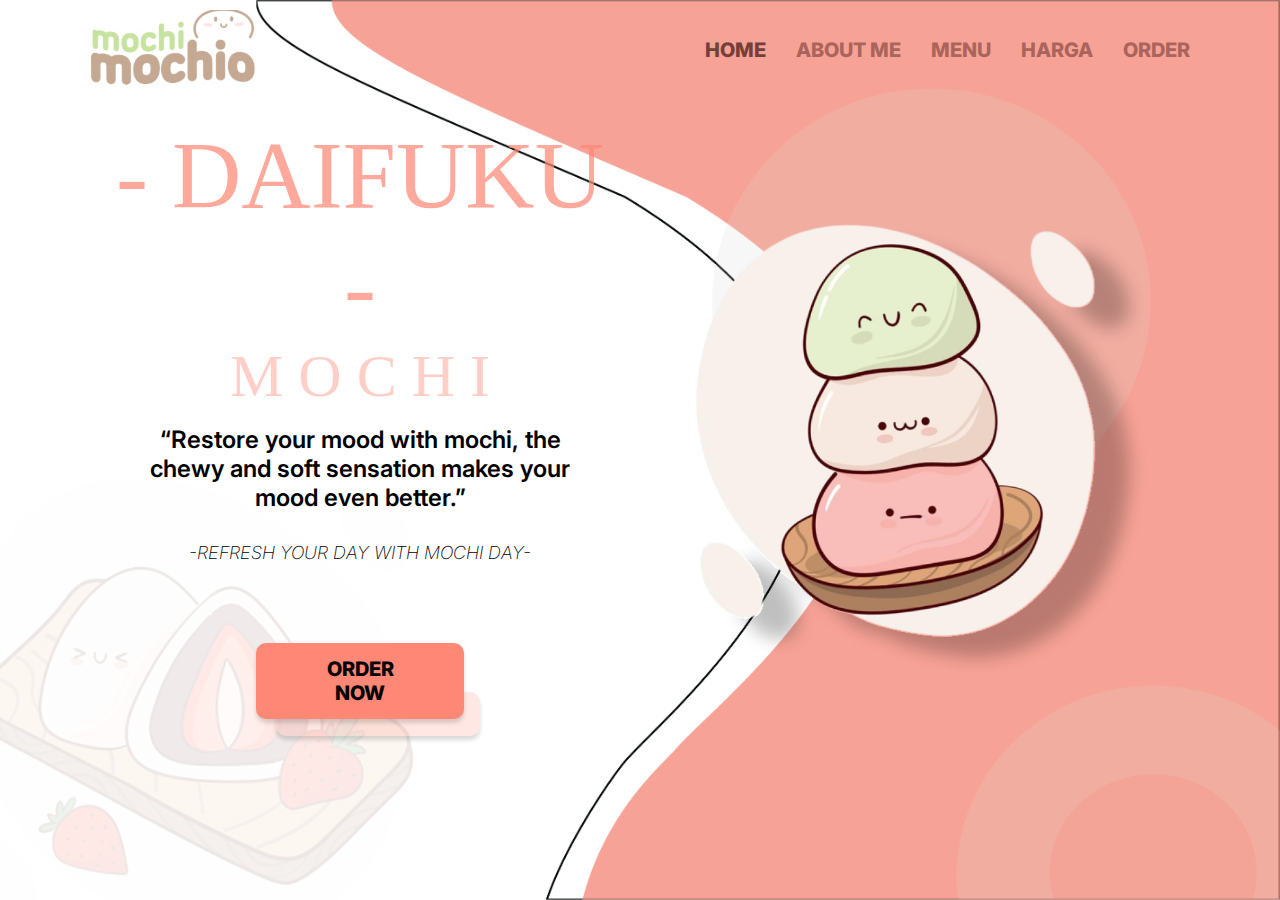
<file: index.html>
<!DOCTYPE html>
<html lang="en">

<head>
    <meta charset="UTF-8">
    <meta name="viewport" content="width=device-width, initial-scale=1.0">
    <link rel="stylesheet" href="./aseets/style.css">
    <link rel="icon" href="./aseets/img/hero.png" type="image/x-icon">
    <title>mochi</title>
</head>

<body>
    <nav>
        <div class="navbar">
            <div class="left">
                <img src="./aseets/img/logo.svg" alt="">
            </div>
            <div class="right">
                <label for="hamburger" id="ham">&#9776;</label>
                <input type="checkbox" id="hamburger" />
                <ul>
                    <li><a href="/miniproject_dndarhma/index.html"  class="active">HOME</a></li>
                    <li><a href="/miniproject_dndarhma/about.html">ABOUT ME</a></li>
                    <li><a href="/miniproject_dndarhma/menu.html">MENU</a></li>
                    <li><a href="/miniproject_dndarhma/harga.html">HARGA</a></li>
                    <li><a href="/miniproject_dndarhma/order.html">ORDER</a></li>
                </ul>
            </div>
        </div>
    </nav>

    <div class="container">
        <section class="hero">
            <div class="android-top ">
                <img src="./aseets/img/hero.png" alt="">
            </div>
            <div class="float-left">
                <h1>- DAIFUKU -</h1>
                <h2>M O C H I</h2>
                <h3>“Restore your mood with mochi, the chewy and soft sensation makes your mood even better.”</h3>
                <h4>-REFRESH YOUR DAY WITH MOCHI DAY-</h4>
                <div class="button">
                    <button class="btn-1"><a href="./thnks.html">ORDER NOW</a></button>
                    <button class="btn-2"></button>
                </div>
                <img class="img-ikon" src="./aseets/img/ikon-2.svg" alt="">
            </div>
            <div class="float-right animation">
                <img src="./aseets/img/hero.png" alt="">
            </div>
        </section>
    </div>

    <script src="./aseets/script.js"></script>
</body>

</html>
</file>
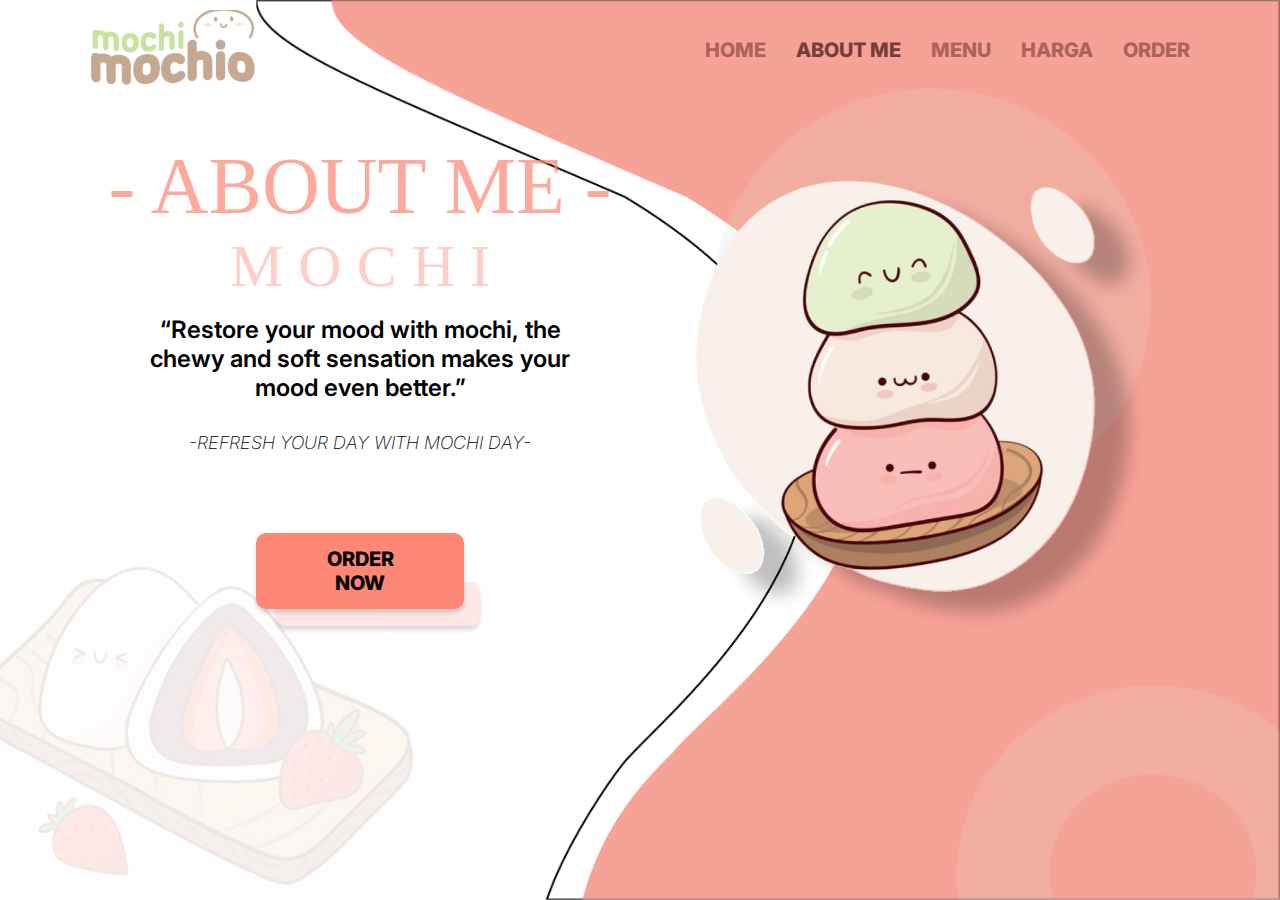
<file: about.html>
<!DOCTYPE html>
<html lang="en">

<head>
    <meta charset="UTF-8">
    <meta name="viewport" content="width=device-width, initial-scale=1.0">
    <link rel="stylesheet" href="./aseets/style.css">
    <link rel="icon" href="./aseets/img/hero.png" type="image/x-icon">
    <title>mochi</title>
</head>

<body>
    <nav>
        <div class="navbar">
            <div class="left">
                <img src="./aseets/img/logo.svg" alt="">
            </div>
            <div class="right">
                <label for="hamburger" id="ham">&#9776;</label>
                <input type="checkbox" id="hamburger" />
                <ul>
                    <li><a href="/miniproject_dndarhma/index.html">HOME</a></li>
                    <li><a href="/miniproject_dndarhma/about.html" class="active">ABOUT ME</a></li>
                    <li><a href="/miniproject_dndarhma/menu.html">MENU</a></li>
                    <li><a href="/miniproject_dndarhma/harga.html">HARGA</a></li>
                    <li><a href="/miniproject_dndarhma/order.html">ORDER</a></li>
                </ul>
            </div>
        </div>
    </nav>

    <div class="container">
        <section class="hero">
            <div class="android-top ">
                <img src="./aseets/img/hero.png" alt="">
            </div>
            <div class="float-left">
                <h1 class="about">- ABOUT ME -</h1>
                <h2>M O C H I</h2>
                <h3>“Restore your mood with mochi, the chewy and soft sensation makes your mood even better.”</h3>
                <h4>-REFRESH YOUR DAY WITH MOCHI DAY-</h4>
                <div class="button">
                    <button class="btn-1"><a href="./thnks.html">ORDER NOW</a></button>
                    <button class="btn-2"></button>
                </div>
                <img class="img-ikon" src="./aseets/img/ikon-2.svg" alt="">
            </div>
            <div class="float-right animation">
                <img src="./aseets/img/hero.png" alt="">
            </div>
        </section>
    </div>

    <script src="./aseets/script.js"></script>
</body>

</html>
</file>
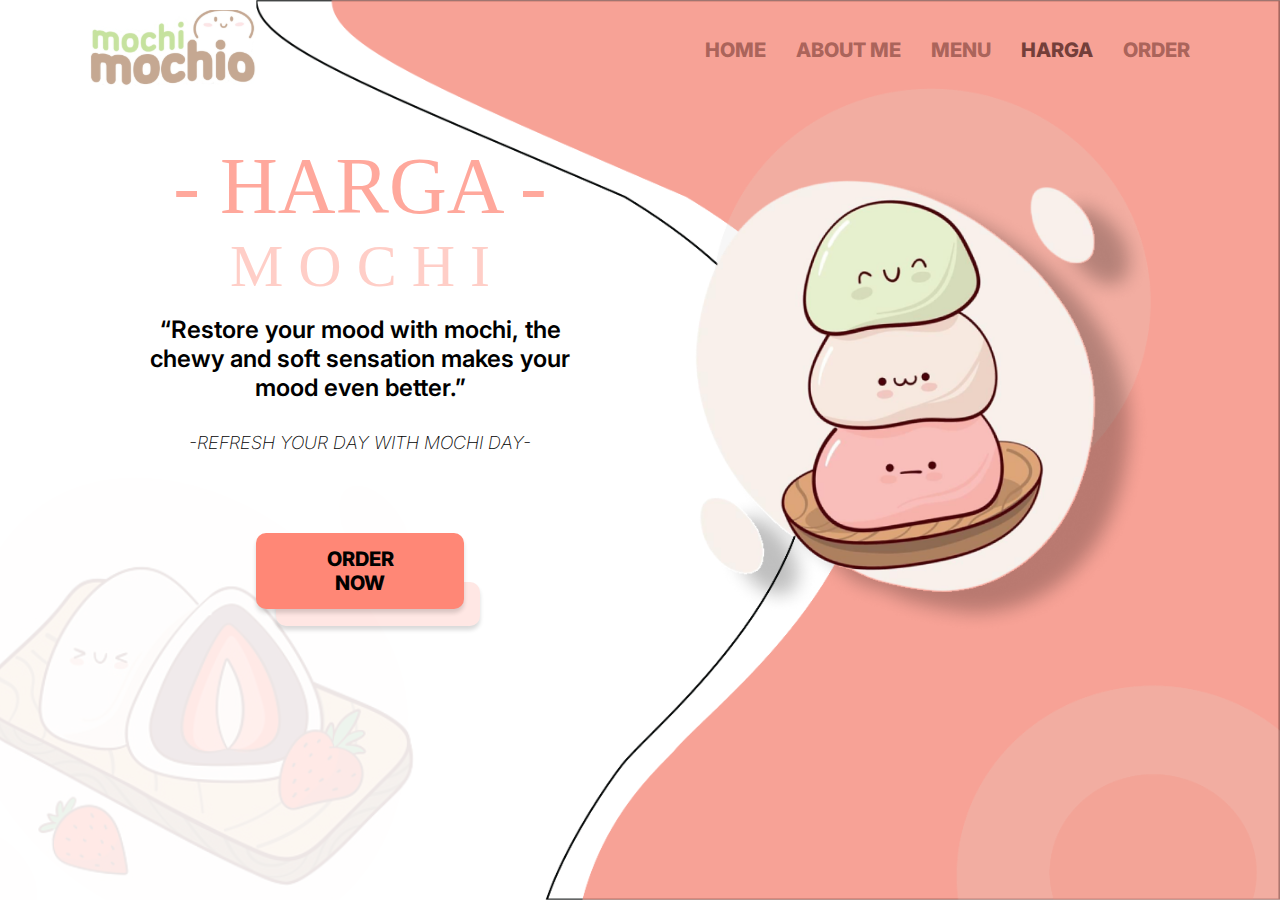
<file: harga.html>
<!DOCTYPE html>
<html lang="en">

<head>
    <meta charset="UTF-8">
    <meta name="viewport" content="width=device-width, initial-scale=1.0">
    <link rel="stylesheet" href="./aseets/style.css">
    <link rel="icon" href="./aseets/img/hero.png" type="image/x-icon">
    <title>mochi</title>
</head>

<body>
    <nav>
        <div class="navbar">
            <div class="left">
                <img src="./aseets/img/logo.svg" alt="">
            </div>
            <div class="right">
                <label for="hamburger" id="ham">&#9776;</label>
                <input type="checkbox" id="hamburger" />
                <ul>
                    <li><a href="/miniproject_dndarhma/index.html">HOME</a></li>
                    <li><a href="/miniproject_dndarhma/about.html">ABOUT ME</a></li>
                    <li><a href="/miniproject_dndarhma/menu.html">MENU</a></li>
                    <li><a href="/miniproject_dndarhma/harga.html" class="active">HARGA</a></li>
                    <li><a href="/miniproject_dndarhma/order.html">ORDER</a></li>
                </ul>
            </div>
        </div>
    </nav>

    <div class="container">
        <section class="hero">
            <div class="android-top ">
                <img src="./aseets/img/hero.png" alt="">
            </div>
            <div class="float-left">
                <h1 class="about">- HARGA -</h1>
                <h2>M O C H I</h2>
                <h3>“Restore your mood with mochi, the chewy and soft sensation makes your mood even better.”</h3>
                <h4>-REFRESH YOUR DAY WITH MOCHI DAY-</h4>
                <div class="button">
                    <button class="btn-1"><a href="./thnks.html">ORDER NOW</a></button>
                    <button class="btn-2"></button>
                </div>
                <img class="img-ikon" src="./aseets/img/ikon-2.svg" alt="">
            </div>
            <div class="float-right animation">
                <img src="./aseets/img/hero.png" alt="">
            </div>
        </section>
    </div>

    <script src="./aseets/script.js"></script>
</body>

</html>
</file>
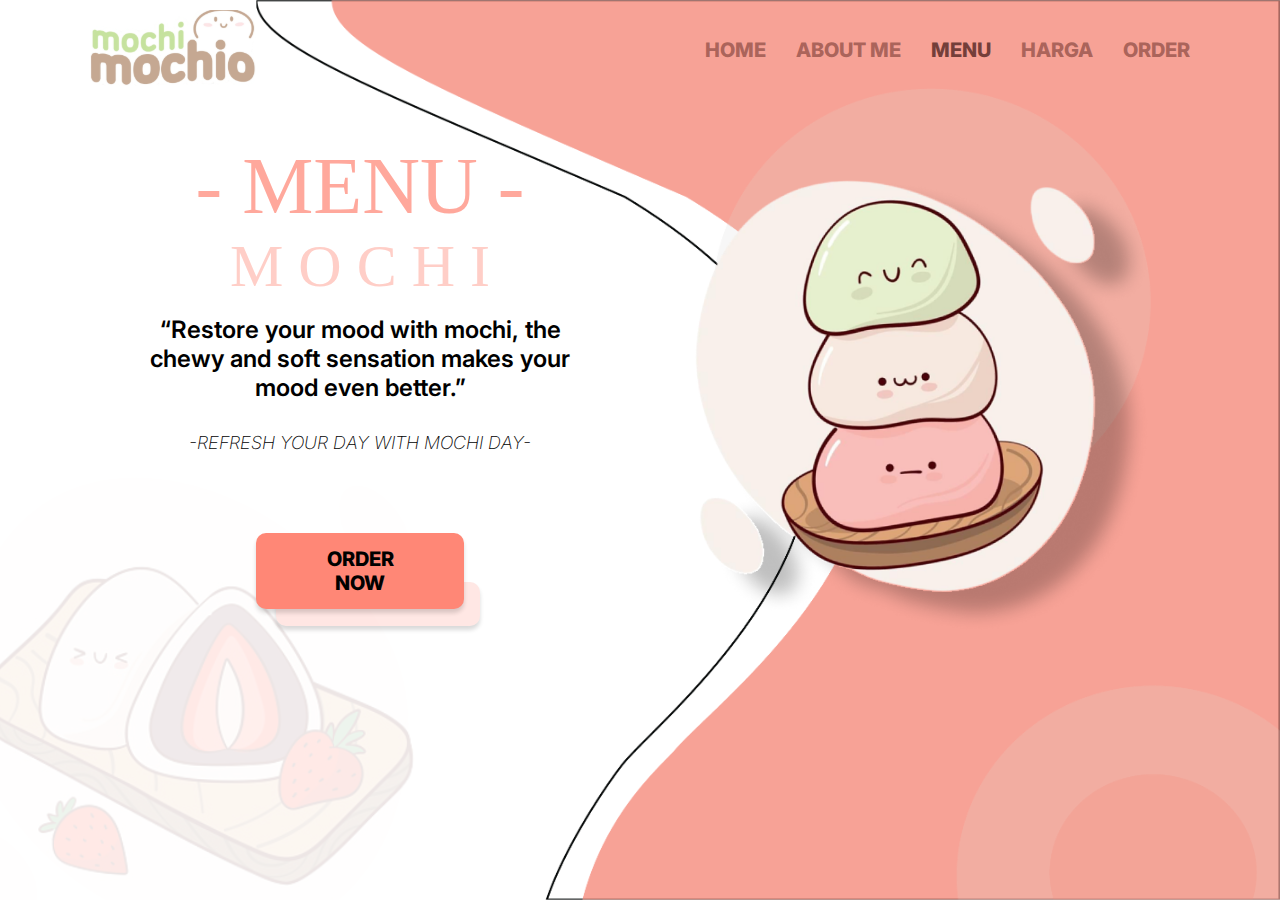
<file: menu.html>
<!DOCTYPE html>
<html lang="en">

<head>
    <meta charset="UTF-8">
    <meta name="viewport" content="width=device-width, initial-scale=1.0">
    <link rel="stylesheet" href="./aseets/style.css">
    <link rel="icon" href="./aseets/img/hero.png" type="image/x-icon">
    <title>mochi</title>
</head>

<body>
    <nav>
        <div class="navbar">
            <div class="left">
                <img src="./aseets/img/logo.svg" alt="">
            </div>
            <div class="right">
                <label for="hamburger" id="ham">&#9776;</label>
                <input type="checkbox" id="hamburger" />
                <ul>
                    <li><a href="/miniproject_dndarhma/index.html">HOME</a></li>
                    <li><a href="/miniproject_dndarhma/about.html">ABOUT ME</a></li>
                    <li><a href="/miniproject_dndarhma/menu.html"  class="active">MENU</a></li>
                    <li><a href="/miniproject_dndarhma/harga.html">HARGA</a></li>
                    <li><a href="/miniproject_dndarhma/order.html">ORDER</a></li>
                </ul>
            </div>
        </div>
    </nav>

    <div class="container">
        <section class="hero">
            <div class="android-top ">
                <img src="./aseets/img/hero.png" alt="">
            </div>
            <div class="float-left">
                <h1 class="about">- MENU -</h1>
                <h2>M O C H I</h2>
                <h3>“Restore your mood with mochi, the chewy and soft sensation makes your mood even better.”</h3>
                <h4>-REFRESH YOUR DAY WITH MOCHI DAY-</h4>
                <div class="button">
                    <button class="btn-1"><a href="./thnks.html">ORDER NOW</a></button>
                    <button class="btn-2"></button>
                </div>
                <img class="img-ikon" src="./aseets/img/ikon-2.svg" alt="">
            </div>
            <div class="float-right animation">
                <img src="./aseets/img/hero.png" alt="">
            </div>
        </section>
    </div>

    <script src="./aseets/script.js"></script>
</body>

</html>
</file>
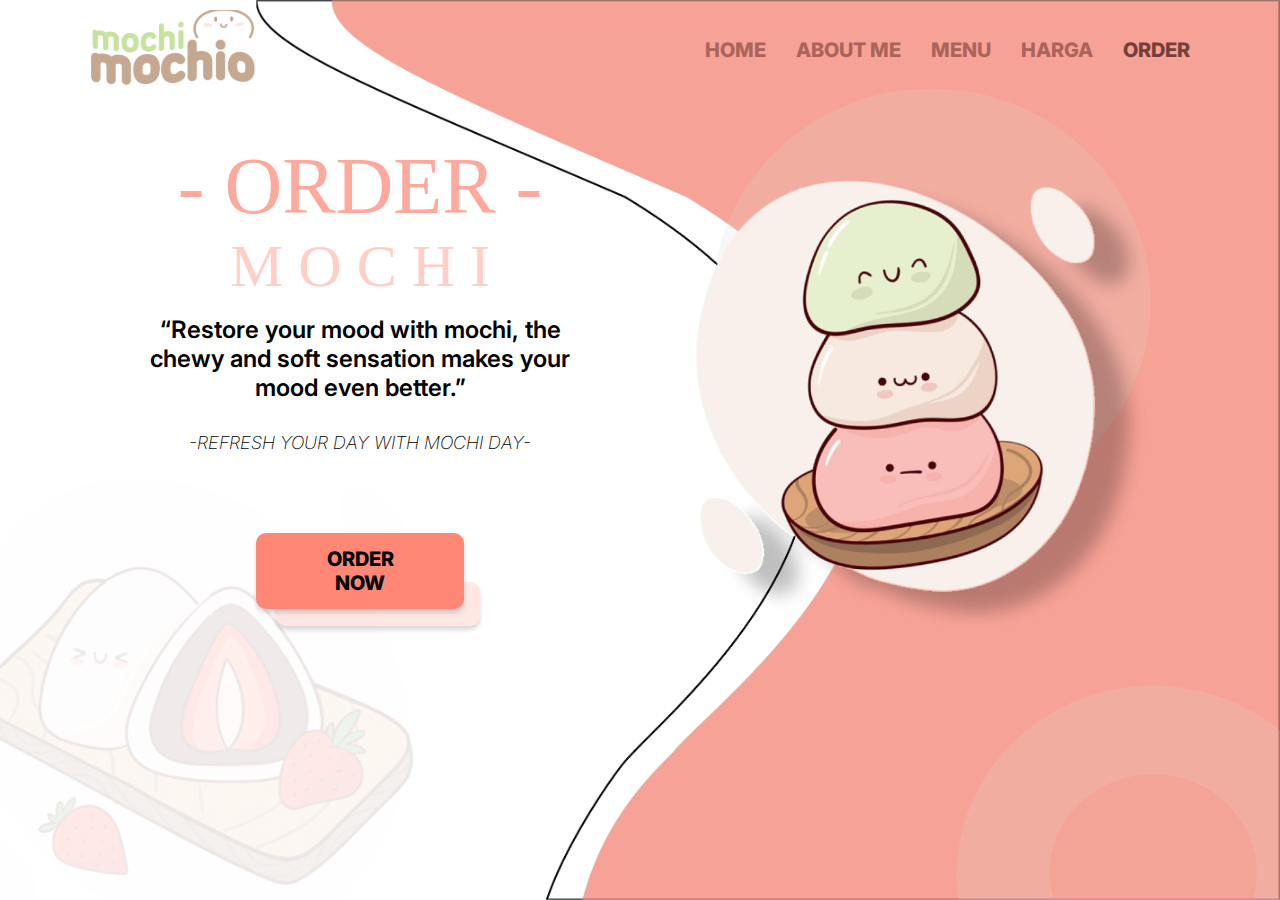
<file: order.html>
<!DOCTYPE html>
<html lang="en">

<head>
    <meta charset="UTF-8">
    <meta name="viewport" content="width=device-width, initial-scale=1.0">
    <link rel="stylesheet" href="./aseets/style.css">
    <link rel="icon" href="./aseets/img/hero.png" type="image/x-icon">
    <title>mochi</title>
</head>

<body>
    <nav>
        <div class="navbar">
            <div class="left">
                <img src="./aseets/img/logo.svg" alt="">
            </div>
            <div class="right">
                <label for="hamburger" id="ham">&#9776;</label>
                <input type="checkbox" id="hamburger" />
                <ul>
                    <li><a href="/miniproject_dndarhma/index.html">HOME</a></li>
                    <li><a href="/miniproject_dndarhma/about.html">ABOUT ME</a></li>
                    <li><a href="/miniproject_dndarhma/menu.html">MENU</a></li>
                    <li><a href="/miniproject_dndarhma/harga.html">HARGA</a></li>
                    <li><a href="/miniproject_dndarhma/order.html"  class="active">ORDER</a></li>
                </ul>
            </div>
        </div>
    </nav>

    <div class="container">
        <section class="hero">
            <div class="android-top ">
                <img src="./aseets/img/hero.png" alt="">
            </div>
            <div class="float-left">
                <h1 class="about">- ORDER -</h1>
                <h2>M O C H I</h2>
                <h3>“Restore your mood with mochi, the chewy and soft sensation makes your mood even better.”</h3>
                <h4>-REFRESH YOUR DAY WITH MOCHI DAY-</h4>
                <div class="button">
                    <button class="btn-1"><a href="./thnks.html">ORDER NOW</a></button>
                    <button class="btn-2"></button>
                </div>
                <img class="img-ikon" src="./aseets/img/ikon-2.svg" alt="">
            </div>
            <div class="float-right animation">
                <img src="./aseets/img/hero.png" alt="">
            </div>
        </section>
    </div>

    <script src="./aseets/script.js"></script>
</body>

</html>
</file>
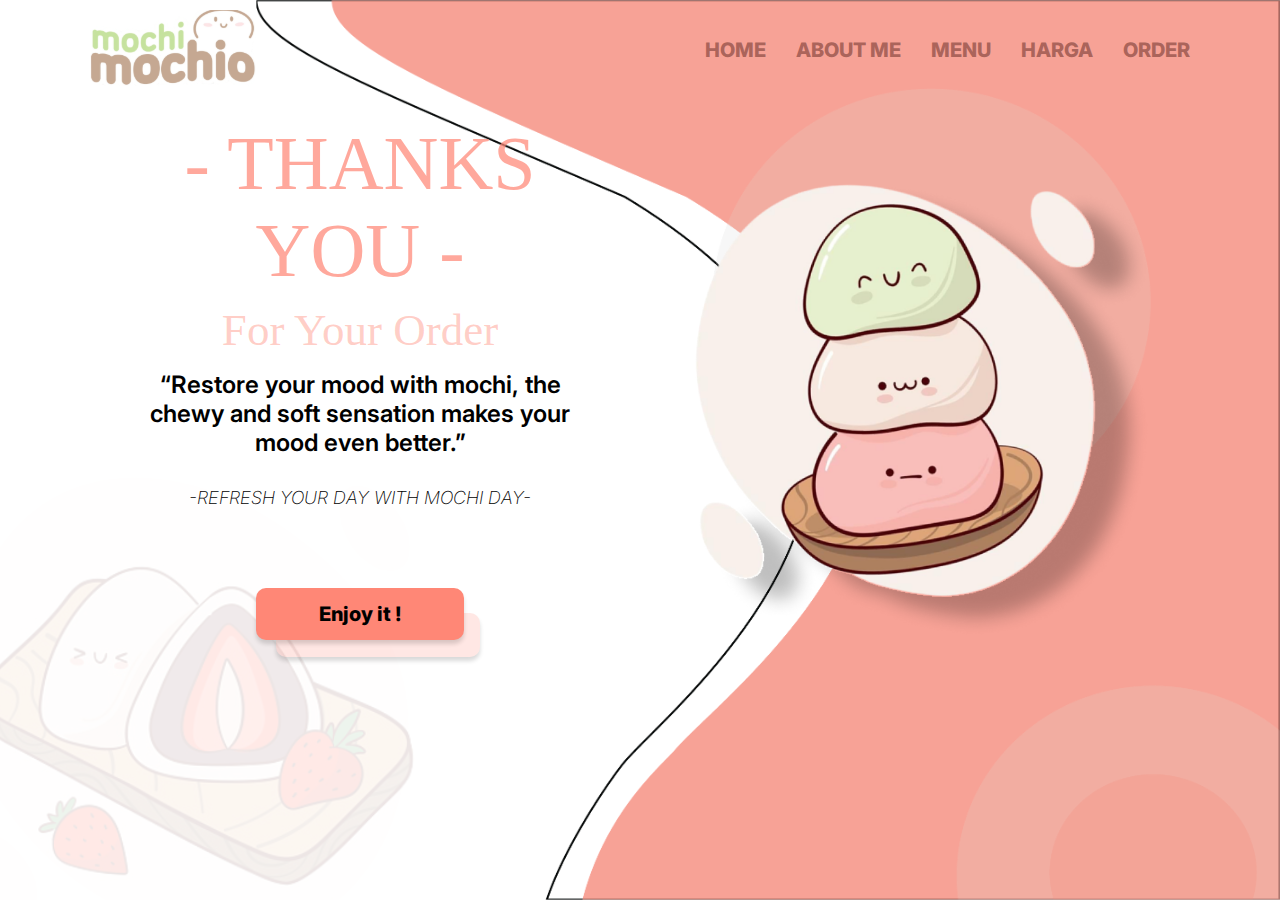
<file: thnks.html>
<!DOCTYPE html>
<html lang="en">

<head>
    <meta charset="UTF-8">
    <meta name="viewport" content="width=device-width, initial-scale=1.0">
    <link rel="stylesheet" href="./aseets/style.css">
    <link rel="icon" href="./aseets/img/hero.png" type="image/x-icon">
    <title>mochi</title>
</head>

<body>
    <nav>
        <div class="navbar">
            <div class="left">
                <img src="./aseets/img/logo.svg" alt="">
            </div>
            <div class="right">
                <label for="hamburger" id="ham">&#9776;</label>
                <input type="checkbox" id="hamburger" />
                <ul>
                    <li><a href="/miniproject_dndarhma/index.html">HOME</a></li>
                    <li><a href="/miniproject_dndarhma/about.html">ABOUT ME</a></li>
                    <li><a href="/miniproject_dndarhma/menu.html">MENU</a></li>
                    <li><a href="/miniproject_dndarhma/harga.html">HARGA</a></li>
                    <li><a href="/miniproject_dndarhma/order.html">ORDER</a></li>
                </ul>
            </div>
        </div>
    </nav>

    <div class="container">
        <section class="hero">
            <div class="android-top ">
                <img src="./aseets/img/hero.png" alt="">
            </div>
            <div class="float-left">
                <h1 class="thnks">- THANKS YOU -</h1>
                <h2 class="order-word">For Your Order</h2>
                <h3>“Restore your mood with mochi, the chewy and soft sensation makes your mood even better.”</h3>
                <h4>-REFRESH YOUR DAY WITH MOCHI DAY-</h4>
                <div class="button">
                    <button class="btn-1 btn-1-enjoy">Enjoy it !</button>
                    <button class="btn-2"></button>
                </div>
                <!-- <h3 class="enjoy">#Enjoy it :)</h3> -->
                <img class="img-ikon" src="./aseets/img/ikon-2.svg" alt="">
            </div>
            <div class="float-right animation">
                <img src="./aseets/img/hero.png" alt="">
            </div>
        </section>
    </div>

    <script src="./aseets/script.js"></script>
</body>

</html>
</file>
<file: aseets/style.css>
@import url('https://fonts.googleapis.com/css2?family=Inter:wght@100;200;300;400;500&family=Irish+Grover&family=JetBrains+Mono:wght@400;500&display=swap');

* {
    padding: 0;
    margin: 0;
}

body {
    background-image: url(./img/bg-hero-01.png);
    background-size: contain;
    background-repeat: no-repeat;
    background-position: right;
    height: 100vh;
}

.navbar .active{
    color: rgb(116, 63, 58);
}

nav .navbar {
    padding: 10px 90px;
    display: flex;
    justify-content: space-between;
    align-items: center;
}

.navbar img {
    width: 180px;
}

.navbar ul {
    display: flex;
    gap: 30px;
    list-style: none;
    font-family: Inter;
}

.navbar ul li a {
    text-decoration: none;
    color: rgba(146, 80, 72, 0.77);
    font-weight: 800;
    font-size: 20px;
}
.navbar ul li a:hover {
    text-decoration: none;
    color: rgb(116, 63, 58);
    font-weight: 800;
    font-size: 20px;
}


.hero {
    display: grid;
    grid-template-columns: 3fr 1fr;
    align-items: center;
    margin-top: 20px;
    padding: 0px 100px;
}

.hero .float-left {
    margin-right: 60px;
    text-align: center;
}

.hero .float-left h1 {
    color: rgba(255, 135, 118, 0.72);
    margin-bottom: 0px;
    text-align: center;
    font-family: Irish Grover;
    font-size: 96px;
    font-style: normal;
    font-weight: 400;
    line-height: normal;
}

.hero .float-left .about{
    font-size: 80px;
}

.hero .float-left h2 {
    margin-top: 0px;
    color: rgba(255, 135, 118, 0.41);
    text-align: center;
    font-family: Irish Grover;
    font-size: 60px;
    font-style: normal;
    font-weight: 500;
    line-height: normal;
}

.hero .float-left h3 {
    margin-top: 14px;
    color: #000;
    padding: 0px 40px;
    text-align: center;
    font-family: Inter;
    font-size: 24px;
    font-style: normal;
    font-weight: 600;
    line-height: normal;
}

.hero .float-left h4 {
    margin-top: 30px;
    margin-bottom: 80px;
    color: #000;
    text-align: center;
    font-family: Inter;
    font-size: 18px;
    font-style: italic;
    font-weight: 200;
    line-height: normal;
}

.button {
    display: flex;
    flex-direction: column;
    margin: auto;
    width: 40%;
}
.hero .float-left .thnks{
    font-size: 76px;
}
.hero .float-left .order-word{
    font-size: 45px;
    margin-top: 10px;
    margin-bottom: 10px;
}
.hero .float-left .btn-1-enjoy{
    font-family: JetBrains Mono;
    color: #FF8776;
}

.hero .float-left .btn-1{
    padding: 14px 45px;
    border-radius: 10px;
    background-color: #FF8776;
    box-shadow: 0px 4px 4px 0px rgba(0, 0, 0, 0.15);
    color: #000;
    font-family: Inter;
    font-size: 20px;
    font-weight: 800;
    border: 0px;
    cursor: pointer;
    z-index: 2;
}
.hero .float-left .btn-1 a{
    text-decoration: none;
    color: #000;
}
.hero .float-left .btn-2{
    margin-top: -27px;
    margin-left: 20px;
    margin-right: -16px;
    padding: 22px 45px;
    border-radius: 10px;
    background-color: rgba(255, 135, 118, 0.20);
    box-shadow: 0px 4px 4px 0px rgba(0, 0, 0, 0.15);
    color: #000;
    font-family: Inter;
    font-size: 20px;
    font-weight: 800;
    border: 0px;
    z-index: 1;
}

.hero .float-left .btn-1:hover{
    background-color: #f89d91;
    color: #353535;
}
.hero .img-ikon{
    width: 450px;
    position: absolute;
    bottom: 0;
    left: 0;
    z-index: -1;
}

.hero .float-right img {
    margin-top: 30px;
    width: 500px;
}
.hero .android-top{
    display: none;
}

#hamburger, #ham {
    display: none;
  }


/* BREAKPOINT HANDPHONE */
/* Tata letak untuk layar berukuran 481px */
@media screen and (max-width: 481px) {
    *{
        margin: 0;
        padding: 0;
    }
    nav .navbar {
        display: flex;
        justify-content: space-between;
        align-items: center;
        background-color: #fff;
        box-shadow: 0px 2px 5px rgba(0, 0, 0, 0.1);
        padding: 10px 30px;
    }

    .navbar .left img {
        width: 100px;
    }

    .navbar .right {
        position: relative;
        width: 100%;
    }

    .navbar .right label {
        display: block;
        text-align: end;
        cursor: pointer;
        font-size: 24px;
    }
    .navbar .checkbox{
        display: none;
    }
    .navbar .right ul {
        margin-top: 100px;
        display: none;
        position: absolute;
        left: 0;
        background-color: #fff;
        box-shadow: 0px 2px 5px rgba(0, 0, 0, 0.1);
        text-align: center;
        width: 100%;
        margin-top: 5px;
    }

    .navbar .right ul li {
        margin: 10px 0;
    }
    .navbar .right ul li:hover {
        background-color: #ececec;
    }
    .navbar .right ul li a:hover {
        color: #5c5c5c;
    }

    .navbar .right ul li a {
        display: block;
        padding: 10px;
        color: #333;
        text-decoration: none;
    }
    .navbar { display: none; }

    #ham {
        display: flex;
        float: right;
    }
    #hamburger:checked ~ ul {
        margin-top: 55px;
        padding-left: -300px;
        display:inline-block;
    }

    body {
        background-image: none;        
        height: 800px;
    }

    .hero .float-left .about{
        margin-bottom: 10px;
        font-size: 60px;
    }
    
    .hero {
        grid-template-columns: 1fr;
        padding: 0 20px;
    }

    .hero .float-left {
        margin-right: 0;
        text-align: center;
    }

    .hero .float-left h1 {
        font-size: 48px;
    }
    .hero .float-left .thnks{
        font-size: 46px;
    }
    .hero .float-left .order-word{
        font-size: 35px;
    }

    .hero .float-left h2 {
        font-size: 36px;
    }

    .hero .float-left h3 {
        font-size: 18px;
        padding: 0 10px;
    }

    .hero .float-left h4 {
        font-size: 14px;
        margin-bottom: 40px;
    }

    .hero .button {
        width: 70%;
        margin: auto;
        margin-bottom: -1000px;
    }

    .hero .float-left .btn-1,
    .hero .float-left .btn-2 {
        padding: 12px 35px;
        font-size: 16px;
    }
    
    .hero .float-right{
        display: none;
    }
    .hero .android-top{
        display: block;
    }

    .hero .android-top img {
        width: 90%;
        margin-top: 20px;
        margin-left: 40px;
        display: block;
        margin-right: auto;
    }

    .hero .img-ikon {
        width: 300px;
        position: absolute;
        z-index: -1;
    }
}
</file>
